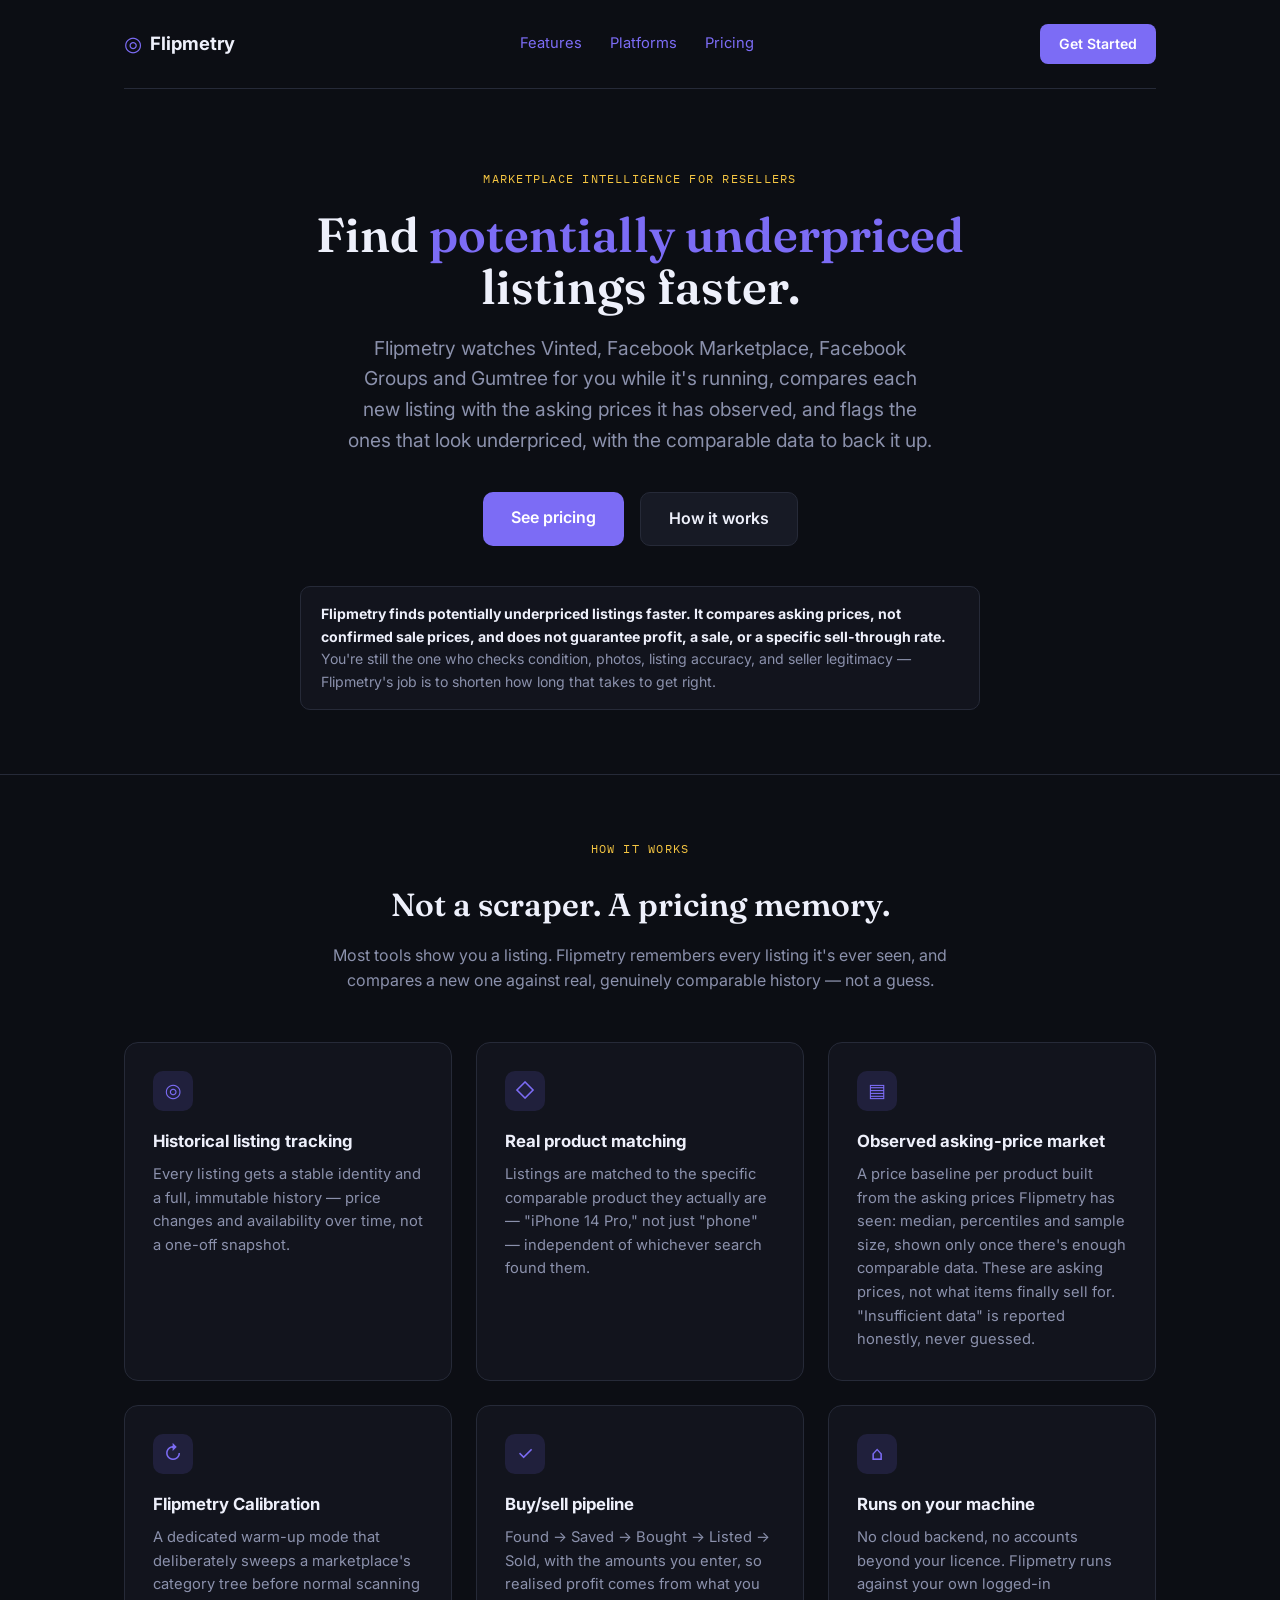
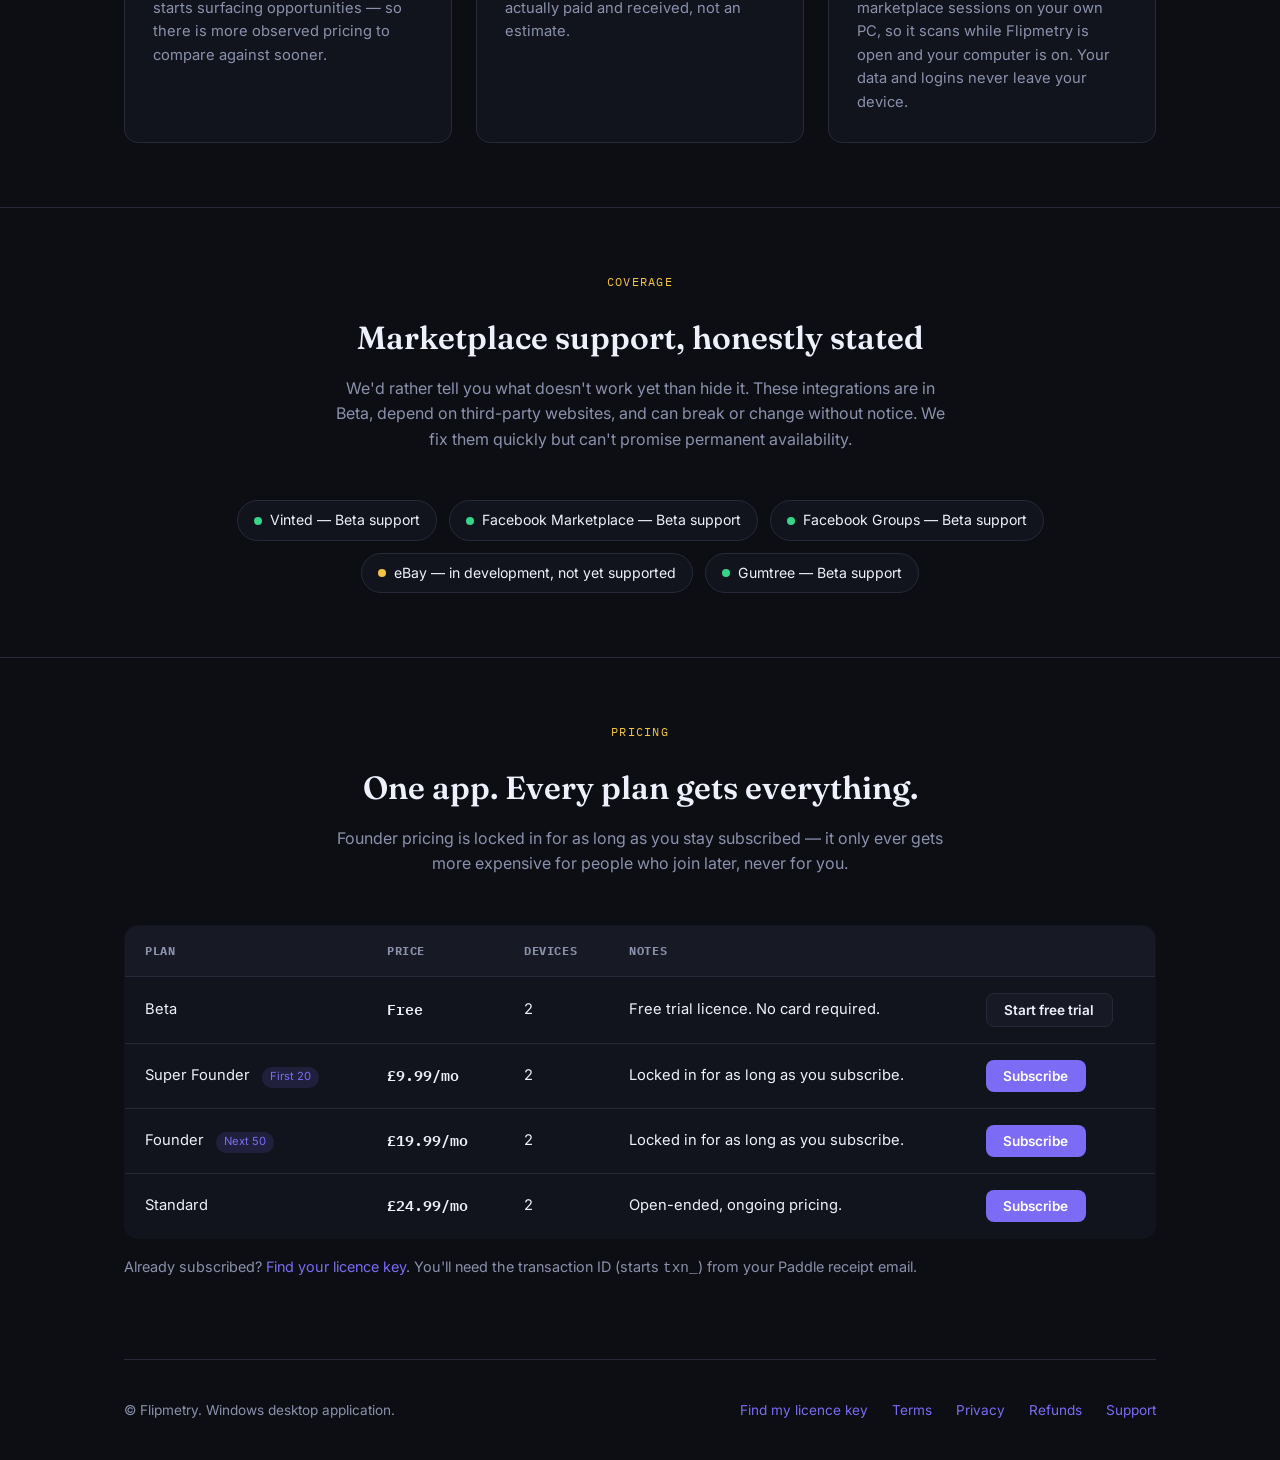
<file: index.html>
<!DOCTYPE html>
<html lang="en">
<head>
<meta charset="UTF-8" />
<meta name="viewport" content="width=device-width, initial-scale=1.0" />
<title>Flipmetry — Marketplace Intelligence for Resellers</title>
<meta name="description" content="Flipmetry monitors Vinted and Facebook Marketplace, tracks price history, and flags underpriced listings — with the market data to understand why." />
<link rel="preconnect" href="https://fonts.googleapis.com">
<link rel="preconnect" href="https://fonts.gstatic.com" crossorigin>
<link href="https://fonts.googleapis.com/css2?family=Fraunces:opsz,wght@9..144,500;9..144,600;9..144,700&family=Inter:wght@400;500;600;700&family=IBM+Plex+Mono:wght@400;500;600&display=swap" rel="stylesheet">
<style>
  :root {
    --bg: #0c0e14;
    --surface: #12141d;
    --surface-2: #171a25;
    --border: #262a38;
    --text: #eef0fb;
    --muted: #8b91ac;
    --accent: #7c6cf5;
    --accent-2: #f5c542;
    --green: #35d488;
    --accent-dim: rgba(124,108,245,.14);
  }
  * { box-sizing: border-box; }
  html { scroll-behavior: smooth; }
  body {
    margin: 0; background: var(--bg); color: var(--text);
    font-family: 'Inter', system-ui, sans-serif; line-height: 1.6;
  }
  .wrap { max-width: 1080px; margin: 0 auto; padding: 0 1.5rem; }
  a { color: var(--accent); text-decoration: none; }

  header.nav {
    display: flex; align-items: center; justify-content: space-between;
    padding: 1.5rem 0; border-bottom: 1px solid var(--border);
  }
  .brand { display: flex; align-items: center; gap: .5rem; font-weight: 700; font-size: 1.15rem; }
  .brand .dot { color: var(--accent); font-size: 1.3rem; }
  nav.links { display: flex; gap: 1.75rem; font-size: .92rem; color: var(--muted); }
  nav.links a:hover { color: var(--text); }
  .nav-cta {
    background: var(--accent); color: #fff; padding: .55rem 1.2rem;
    border-radius: 8px; font-weight: 600; font-size: .88rem;
  }

  .hero { padding: 5rem 0 4rem; text-align: center; }
  .kicker {
    font-family: 'IBM Plex Mono', monospace; font-size: .78rem; letter-spacing: .1em;
    text-transform: uppercase; color: var(--accent-2); margin-bottom: 1.25rem;
  }
  h1 {
    font-family: 'Fraunces', serif; font-weight: 600; font-size: 3rem; line-height: 1.08;
    margin: 0 0 1.25rem; text-wrap: balance;
  }
  h1 em { color: var(--accent); font-style: normal; }
  .lead {
    font-size: 1.2rem; color: var(--muted); max-width: 620px; margin: 0 auto 2.25rem;
    text-wrap: balance;
  }
  .hero-ctas { display: flex; gap: 1rem; justify-content: center; flex-wrap: wrap; }
  .btn {
    display: inline-block; padding: .85rem 1.75rem; border-radius: 10px;
    font-weight: 600; font-size: 1rem;
  }
  .btn-primary { background: var(--accent); color: #fff; }
  .btn-secondary { background: var(--surface-2); color: var(--text); border: 1px solid var(--border); }

  .disclaimer {
    max-width: 680px; margin: 2.5rem auto 0; padding: 1rem 1.25rem;
    background: var(--surface); border: 1px solid var(--border); border-radius: 10px;
    font-size: .88rem; color: var(--muted); text-align: left;
  }
  .disclaimer strong { color: var(--text); }

  section { padding: 4rem 0; border-top: 1px solid var(--border); }
  .section-head { text-align: center; max-width: 620px; margin: 0 auto 3rem; }
  .section-head .kicker { text-align: center; }
  .section-head h2 { font-family: 'Fraunces', serif; font-weight: 600; font-size: 2rem; margin: 0 0 .75rem; }
  .section-head p { color: var(--muted); margin: 0; }

  .grid3 { display: grid; grid-template-columns: repeat(3, 1fr); gap: 1.5rem; }
  @media (max-width: 800px) { .grid3 { grid-template-columns: 1fr; } }
  .card {
    background: var(--surface); border: 1px solid var(--border); border-radius: 14px;
    padding: 1.75rem;
  }
  .card .icon {
    width: 40px; height: 40px; border-radius: 10px; background: var(--accent-dim);
    color: var(--accent); display: flex; align-items: center; justify-content: center;
    font-size: 1.2rem; margin-bottom: 1.1rem;
  }
  .card h3 { font-size: 1.05rem; margin: 0 0 .5rem; }
  .card p { color: var(--muted); font-size: .92rem; margin: 0; }

  .platform-row { display: flex; gap: .75rem; flex-wrap: wrap; justify-content: center; margin-top: 2rem; }
  .pill {
    display: flex; align-items: center; gap: .5rem; border: 1px solid var(--border);
    background: var(--surface); border-radius: 999px; padding: .5rem 1rem; font-size: .88rem;
  }
  .pill .status { width: 8px; height: 8px; border-radius: 50%; }
  .status.on { background: var(--green); }
  .status.partial { background: var(--accent-2); }
  .status.off { background: #ef5b5b; }

  table.pricing {
    width: 100%; border-collapse: collapse; background: var(--surface);
    border: 1px solid var(--border); border-radius: 14px; overflow: hidden;
    font-size: .92rem;
  }
  table.pricing th, table.pricing td { padding: 1rem 1.25rem; text-align: left; border-bottom: 1px solid var(--border); }
  table.pricing th { font-family: 'IBM Plex Mono', monospace; font-size: .72rem; letter-spacing: .05em; text-transform: uppercase; color: var(--muted); background: var(--surface-2); }
  table.pricing tr:last-child td { border-bottom: none; }
  table.pricing td.price { font-family: 'IBM Plex Mono', monospace; font-weight: 600; font-variant-numeric: tabular-nums; }
  .badge-founder { display: inline-block; margin-left: .5rem; font-size: .7rem; padding: .1rem .5rem; border-radius: 999px; background: var(--accent-dim); color: var(--accent); }
  .wrap-table { overflow-x: auto; }
  .buy-btn {
    background: var(--accent); color: #fff; border: none; padding: .5rem 1.1rem;
    border-radius: 8px; font-weight: 600; font-size: .85rem; cursor: pointer; font-family: inherit;
  }
  .buy-btn:hover { opacity: .9; }
  .buy-btn:disabled { opacity: .5; cursor: default; }
  .buy-btn.secondary { background: var(--surface-2); color: var(--text); border: 1px solid var(--border); }

  footer {
    border-top: 1px solid var(--border); padding: 2.5rem 0; color: var(--muted); font-size: .85rem;
  }
  footer .foot-row { display: flex; justify-content: space-between; flex-wrap: wrap; gap: 1rem; }
  footer nav { display: flex; gap: 1.5rem; }
</style>
</head>
<body>

<div class="wrap">
  <header class="nav">
    <div class="brand"><span class="dot">◎</span> Flipmetry</div>
    <nav class="links">
      <a href="#features">Features</a>
      <a href="#platforms">Platforms</a>
      <a href="#pricing">Pricing</a>
    </nav>
    <a class="nav-cta" href="#pricing">Get Started</a>
  </header>
</div>

<div class="hero">
  <div class="wrap">
    <div class="kicker">Marketplace Intelligence for Resellers</div>
    <h1>Find <em>potentially underpriced</em><br>listings faster.</h1>
    <p class="lead">Flipmetry watches Vinted, Facebook Marketplace, Facebook Groups and Gumtree for you while it's running, compares each new listing with the asking prices it has observed, and flags the ones that look underpriced, with the comparable data to back it up.</p>
    <div class="hero-ctas">
      <a class="btn btn-primary" href="#pricing">See pricing</a>
      <a class="btn btn-secondary" href="#features">How it works</a>
    </div>
    <div class="disclaimer">
      <strong>Flipmetry finds potentially underpriced listings faster. It compares asking prices, not confirmed sale prices, and does not guarantee profit, a sale, or a specific sell-through rate.</strong> You're still the one who checks condition, photos, listing accuracy, and seller legitimacy — Flipmetry's job is to shorten how long that takes to get right.
    </div>
  </div>
</div>

<section id="features">
  <div class="wrap">
    <div class="section-head">
      <div class="kicker">How It Works</div>
      <h2>Not a scraper. A pricing memory.</h2>
      <p>Most tools show you a listing. Flipmetry remembers every listing it's ever seen, and compares a new one against real, genuinely comparable history — not a guess.</p>
    </div>
    <div class="grid3">
      <div class="card">
        <div class="icon">◎</div>
        <h3>Historical listing tracking</h3>
        <p>Every listing gets a stable identity and a full, immutable history — price changes and availability over time, not a one-off snapshot.</p>
      </div>
      <div class="card">
        <div class="icon">◇</div>
        <h3>Real product matching</h3>
        <p>Listings are matched to the specific comparable product they actually are — "iPhone 14 Pro," not just "phone" — independent of whichever search found them.</p>
      </div>
      <div class="card">
        <div class="icon">▤</div>
        <h3>Observed asking-price market</h3>
        <p>A price baseline per product built from the asking prices Flipmetry has seen: median, percentiles and sample size, shown only once there's enough comparable data. These are asking prices, not what items finally sell for. "Insufficient data" is reported honestly, never guessed.</p>
      </div>
      <div class="card">
        <div class="icon">↻</div>
        <h3>Flipmetry Calibration</h3>
        <p>A dedicated warm-up mode that deliberately sweeps a marketplace's category tree before normal scanning starts surfacing opportunities — so there is more observed pricing to compare against sooner.</p>
      </div>
      <div class="card">
        <div class="icon">✓</div>
        <h3>Buy/sell pipeline</h3>
        <p>Found → Saved → Bought → Listed → Sold, with the amounts you enter, so realised profit comes from what you actually paid and received, not an estimate.</p>
      </div>
      <div class="card">
        <div class="icon">⌂</div>
        <h3>Runs on your machine</h3>
        <p>No cloud backend, no accounts beyond your licence. Flipmetry runs against your own logged-in marketplace sessions on your own PC, so it scans while Flipmetry is open and your computer is on. Your data and logins never leave your device.</p>
      </div>
    </div>
  </div>
</section>

<section id="platforms">
  <div class="wrap">
    <div class="section-head">
      <div class="kicker">Coverage</div>
      <h2>Marketplace support, honestly stated</h2>
      <p>We'd rather tell you what doesn't work yet than hide it. These integrations are in Beta, depend on third-party websites, and can break or change without notice. We fix them quickly but can't promise permanent availability.</p>
    </div>
    <div class="platform-row">
      <div class="pill"><span class="status on"></span>Vinted — Beta support</div>
      <div class="pill"><span class="status on"></span>Facebook Marketplace — Beta support</div>
      <div class="pill"><span class="status on"></span>Facebook Groups — Beta support</div>
      <div class="pill"><span class="status partial"></span>eBay — in development, not yet supported</div>
      <div class="pill"><span class="status on"></span>Gumtree — Beta support</div>
    </div>
  </div>
</section>

<section id="pricing">
  <div class="wrap">
    <div class="section-head">
      <div class="kicker">Pricing</div>
      <h2>One app. Every plan gets everything.</h2>
      <p>Founder pricing is locked in for as long as you stay subscribed — it only ever gets more expensive for people who join later, never for you.</p>
    </div>
    <div class="wrap-table">
      <table class="pricing">
        <thead>
          <tr><th>Plan</th><th>Price</th><th>Devices</th><th>Notes</th><th></th></tr>
        </thead>
        <tbody>
          <tr>
            <td>Beta</td>
            <td class="price">Free</td>
            <td>2</td>
            <td>Free trial licence. No card required.</td>
            <td><button class="buy-btn secondary" id="trial-btn">Start free trial</button></td>
          </tr>
          <tr>
            <td>Super Founder <span class="badge-founder">First 20</span></td>
            <td class="price">£9.99/mo</td>
            <td>2</td>
            <td>Locked in for as long as you subscribe.</td>
            <td><button class="buy-btn" data-price-id="pri_01m3pmaqqp5f0mj2947rxrtay1">Subscribe</button></td>
          </tr>
          <tr>
            <td>Founder <span class="badge-founder">Next 50</span></td>
            <td class="price">£19.99/mo</td>
            <td>2</td>
            <td>Locked in for as long as you subscribe.</td>
            <td><button class="buy-btn" data-price-id="pri_01m3pm8rrc7znva27m3f8x7bkq">Subscribe</button></td>
          </tr>
          <tr>
            <td>Standard</td>
            <td class="price">£24.99/mo</td>
            <td>2</td>
            <td>Open-ended, ongoing pricing.</td>
            <td><button class="buy-btn" data-price-id="pri_01m3pm6xe9hnkab0p1rqrsyqms">Subscribe</button></td>
          </tr>
        </tbody>
      </table>
<p style="margin-top:1rem; color:var(--muted); font-size:.9rem;">Already subscribed? <a href="#" id="find-key-link" style="color:var(--accent);">Find your licence key</a>. You'll need the transaction ID (starts <code>txn_</code>) from your Paddle receipt email.</p>
    </div>
  </div>
</section>

<div class="wrap">
  <footer>
    <div class="foot-row">
      <div>© Flipmetry. Windows desktop application.</div>
      <nav>
        <a href="#" id="find-key-link-2">Find my licence key</a>
<a href="terms.html">Terms</a>
        <a href="privacy.html">Privacy</a>
        <a href="refunds.html">Refunds</a>
        <a href="mailto:ryanmorby92@gmail.com">Support</a>
      </nav>
    </div>
  </footer>
</div>

<div id="license-reveal" style="display:none; position:fixed; inset:0; background:rgba(0,0,0,.6); z-index:999; align-items:center; justify-content:center; padding:1.5rem;">
  <div style="background:var(--surface); border:1px solid var(--border); border-radius:14px; padding:2rem; max-width:440px; text-align:center;">
    <h3 style="margin:0 0 .75rem;">Thanks for subscribing!</h3>
    <p id="license-reveal-body" style="color:var(--muted); font-size:.92rem;">Preparing your licence key…</p>
    <p style="color:var(--muted); font-size:.82rem;"><strong>Copy your key now.</strong> We don't email it, but you can always find it again with the transaction ID from your Paddle receipt (use "Find my licence key" at the bottom of this page). If you lose it, contact ryanmorby92@gmail.com from the email you paid with.</p>
    <a class="buy-btn" id="download-link" href="https://pub-c61f546a47834a09b3cf00737bf65064.r2.dev/Flipmetry-Setup.exe" style="display:inline-block; text-decoration:none; margin-top:.5rem;">Download Flipmetry for Windows</a>
    <button class="buy-btn" style="margin-top:1rem;" onclick="document.getElementById('license-reveal').style.display='none'">Close</button>
  </div>
</div>

<div id="findkey-modal" style="display:none; position:fixed; inset:0; background:rgba(0,0,0,.6); z-index:999; align-items:center; justify-content:center; padding:1.5rem;">
<div style="background:var(--surface); border:1px solid var(--border); border-radius:14px; padding:2rem; max-width:460px; width:100%; text-align:center;">
<h3 style="margin:0 0 .75rem;">Find your licence key</h3>
<p style="color:var(--muted); font-size:.92rem;">Open the <strong>"Payment confirmed"</strong> email from Paddle. Copy the <strong>Transaction ID</strong> (starts <code>txn_</code>) and paste it here.</p>
<input id="findkey-txn" type="text" autocomplete="off" placeholder="txn_01abc..." style="width:100%; padding:.7rem .8rem; border-radius:8px; border:1px solid var(--border); background:var(--surface-2); color:var(--text); font:inherit;">
<button class="buy-btn" id="findkey-submit" style="margin-top:1rem;">Show my key</button>
<p id="findkey-msg" style="color:var(--muted); font-size:.92rem; margin-top:.9rem;"></p>
<a class="buy-btn" id="findkey-download" href="https://pub-c61f546a47834a09b3cf00737bf65064.r2.dev/Flipmetry-Setup.exe" style="display:none; text-decoration:none; margin-top:.5rem;">Download Flipmetry for Windows</a>
<div><button class="buy-btn secondary" style="margin-top:1rem;" onclick="document.getElementById('findkey-modal').style.display='none'">Close</button></div>
</div>
</div>

<div id="trial-modal" style="display:none; position:fixed; inset:0; background:rgba(0,0,0,.6); z-index:999; align-items:center; justify-content:center; padding:1.5rem;">
<div style="background:var(--surface); border:1px solid var(--border); border-radius:14px; padding:2rem; max-width:440px; width:100%; text-align:center;">
<h3 style="margin:0 0 .75rem;">Start your free trial</h3>
<div id="trial-form">
<p style="color:var(--muted); font-size:.92rem;">Enter your email and we'll show your trial licence key straight away. No card needed. One trial per email address.</p>
<input id="trial-email" type="email" autocomplete="email" placeholder="you@example.com" style="width:100%; padding:.7rem .8rem; border-radius:8px; border:1px solid var(--border); background:var(--surface-2); color:var(--text); font:inherit;">
<button class="buy-btn" id="trial-submit" style="margin-top:1rem;">Get my trial key</button>
</div>
<p id="trial-msg" style="color:var(--muted); font-size:.92rem; margin-top:.9rem;"></p>
<div id="trial-done" style="display:none;">
<a class="buy-btn" href="https://pub-c61f546a47834a09b3cf00737bf65064.r2.dev/Flipmetry-Setup.exe" style="display:inline-block; text-decoration:none;">Download Flipmetry for Windows</a>
<p style="color:var(--muted); font-size:.82rem; margin-top:.9rem;">Install it, open it, and paste the key when asked. Windows may show a SmartScreen warning because this Beta installer is not yet code-signed: choose More info, then Run anyway.</p>
</div>
<button class="buy-btn secondary" style="margin-top:1rem;" onclick="document.getElementById('trial-modal').style.display='none'">Close</button>
</div>
</div>

<script src="https://cdn.paddle.com/paddle/v2/paddle.js"></script>
<script>
  var LICENSING_API_URL = "https://flipmetry-licensing.flipmetry.workers.dev";
Paddle.Initialize({
    token: "live_796cfb771e0154482bc70a39feb",
    eventCallback: function (event) {
      if (event.name === "checkout.completed") {
        var transactionId = event.data && (event.data.transaction_id || event.data.transactionId || (event.data.transaction && event.data.transaction.id));
        // Paddle's own checkout window sits on top of everything, which hid the key pop-up
        // underneath it. Close the checkout first so the customer can see their key.
        try { Paddle.Checkout.close(); } catch (e) { /* already closed */ }
        setTimeout(function () { showLicenseReveal(transactionId); }, 400);
      }
    }
  });

  document.querySelectorAll(".buy-btn[data-price-id]").forEach(function (btn) {
    btn.addEventListener("click", function () {
      Paddle.Checkout.open({
        items: [{ priceId: btn.getAttribute("data-price-id"), quantity: 1 }]
      });
    });
  });

  var trialModal = document.getElementById("trial-modal");
  document.getElementById("trial-btn").addEventListener("click", function () { trialModal.style.display = "flex"; document.getElementById("trial-email").focus(); });
  document.getElementById("trial-submit").addEventListener("click", function () {
    var email = document.getElementById("trial-email").value.trim();
    var msg = document.getElementById("trial-msg");
    var btn = document.getElementById("trial-submit");
    msg.textContent = "";
    if (!email) { msg.textContent = "Enter your email address."; return; }
    btn.disabled = true;
    fetch(LICENSING_API_URL + "/trial", { method: "POST", headers: { "Content-Type": "application/json" }, body: JSON.stringify({ email: email }) })
      .then(function (res) { return res.json(); })
      .then(function (data) {
        btn.disabled = false;
        if (data.ok && data.licenseKey) {
          document.getElementById("trial-form").style.display = "none";
          var ends = data.expiresAt ? new Date(data.expiresAt).toLocaleString() : "";
          msg.innerHTML = "Your trial licence key:<br><strong style=\"font-family:'IBM Plex Mono',monospace; font-size:1.1rem; color:var(--text);\">" + data.licenseKey + "</strong><br><br>Valid for " + data.days + " day" + (data.days === 1 ? "" : "s") + (ends ? " (until " + ends + ")" : "") + ". Copy it now; we don't email it.";
          document.getElementById("trial-done").style.display = "block";
        } else if (data.reason === "already_used") {
          msg.textContent = "That email address has already used its free trial. You can subscribe below to keep using Flipmetry.";
        } else if (data.reason === "invalid_email") {
          msg.textContent = "That doesn't look like a valid email address.";
        } else if (data.reason === "rate_limited") {
          msg.textContent = "Too many trials requested from this network today. Please try again tomorrow.";
        } else {
          msg.textContent = "Something went wrong. Please try again, or contact ryanmorby92@gmail.com.";
        }
      })
      .catch(function () { btn.disabled = false; msg.textContent = "Couldn't reach the licence service. Check your connection and try again."; });
  });

  function openFindKey(e) { e.preventDefault(); document.getElementById("findkey-modal").style.display = "flex"; document.getElementById("findkey-txn").focus(); }
  document.getElementById("find-key-link").addEventListener("click", openFindKey);
  document.getElementById("find-key-link-2").addEventListener("click", openFindKey);
  document.getElementById("findkey-submit").addEventListener("click", function () {
    var txn = document.getElementById("findkey-txn").value.trim();
    var msg = document.getElementById("findkey-msg");
    var btn = document.getElementById("findkey-submit");
    msg.textContent = "";
    if (!/^txn_[a-z0-9]{20,}$/i.test(txn)) { msg.textContent = "That doesn't look like a transaction ID. It starts with txn_ and is in your Paddle receipt email."; return; }
    btn.disabled = true;
    fetch(LICENSING_API_URL + "/lookup?transaction_id=" + encodeURIComponent(txn))
      .then(function (res) { return res.json(); })
      .then(function (data) {
        btn.disabled = false;
        if (data.ok && data.licenseKey) {
          msg.innerHTML = "Your licence key:<br><strong style=\"font-family:'IBM Plex Mono',monospace; font-size:1.1rem; color:var(--text);\">" + data.licenseKey + "</strong><br><br>Install Flipmetry, open it, and paste this key when asked.";
          document.getElementById("findkey-download").style.display = "inline-block";
        } else {
          msg.textContent = "We couldn't find that payment. Check the ID is complete (nothing cut off), or wait a minute if you've only just paid. Still stuck? Contact " + "ryanmorby92@gmail.com" + " with your receipt.";
        }
      })
      .catch(function () { btn.disabled = false; msg.textContent = "Couldn't reach the licence service. Check your connection and try again."; });
  });

  function showLicenseReveal(transactionId) {
    var modal = document.getElementById("license-reveal");
    var body = document.getElementById("license-reveal-body");
    modal.style.display = "flex";
    if (!transactionId) {
      body.textContent = "Payment received. Your licence key couldn't be shown automatically. Please contact ryanmorby92@gmail.com with your order confirmation and we'll send it.";
      return;
    }
    pollForLicense(transactionId, body, 0);
  }

  function pollForLicense(transactionId, body, attempt) {
    if (attempt >= 20) {
      body.textContent = "Still processing. Please wait a minute and refresh, or contact ryanmorby92@gmail.com with your order confirmation and we'll send your key.";
      return;
    }
    fetch(LICENSING_API_URL + "/lookup?transaction_id=" + encodeURIComponent(transactionId))
      .then(function (res) { return res.json(); })
      .then(function (data) {
        if (data.ok && data.licenseKey) {
          body.innerHTML = "Your licence key:<br><strong style=\"font-family:'IBM Plex Mono',monospace; font-size:1.1rem; color:var(--text);\">" + data.licenseKey + "</strong><br><br>Paste this into Flipmetry's activation screen to unlock your plan.";
        } else {
          setTimeout(function () { pollForLicense(transactionId, body, attempt + 1); }, 2000);
        }
      })
      .catch(function () {
        setTimeout(function () { pollForLicense(transactionId, body, attempt + 1); }, 2000);
      });
  }
</script>
</body>
</html>
</file>
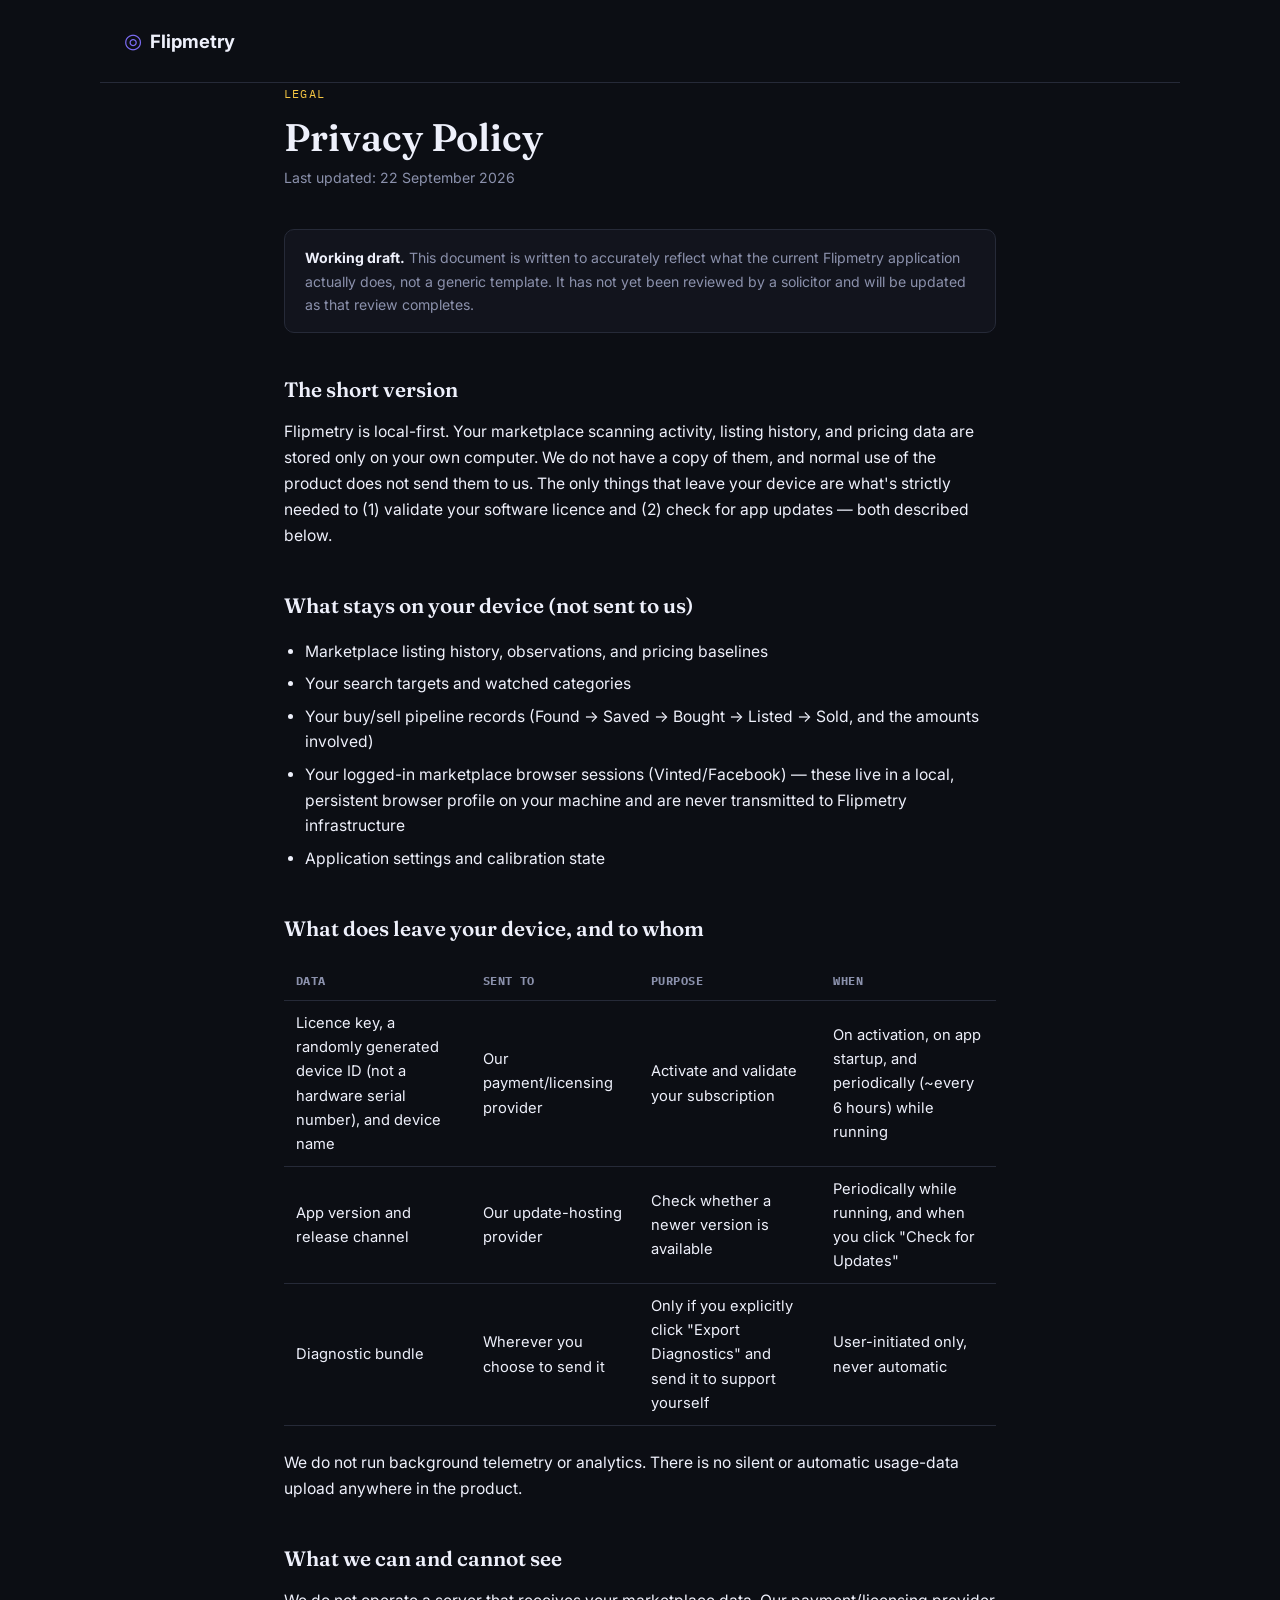
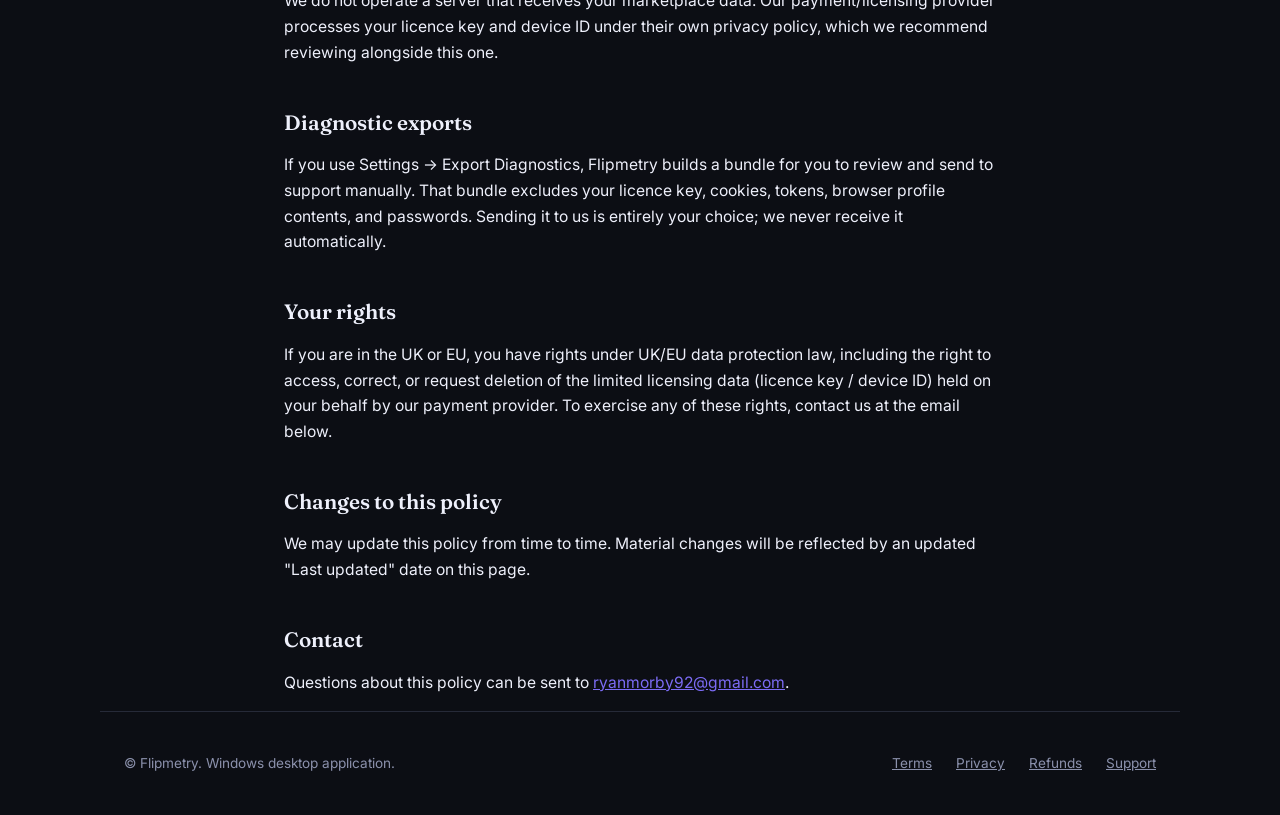
<file: privacy.html>
<!DOCTYPE html>
<html lang="en">
<head>
<meta charset="UTF-8" />
<meta name="viewport" content="width=device-width, initial-scale=1.0" />
<title>Privacy Policy — Flipmetry</title>
<meta name="description" content="What Flipmetry does and doesn't send off your device, and why." />
<link rel="preconnect" href="https://fonts.googleapis.com">
<link rel="preconnect" href="https://fonts.gstatic.com" crossorigin>
<link href="https://fonts.googleapis.com/css2?family=Fraunces:opsz,wght@9..144,500;9..144,600;9..144,700&family=Inter:wght@400;500;600;700&family=IBM+Plex+Mono:wght@400;500;600&display=swap" rel="stylesheet">
<link rel="stylesheet" href="legal.css">
<style>table { width: 100%; border-collapse: collapse; margin: 1rem 0 1.5rem; font-size: .92rem; }
th, td { text-align: left; padding: .6rem .75rem; border-bottom: 1px solid var(--border); }
th { color: var(--muted); font-family: 'IBM Plex Mono', monospace; font-size: .72rem; text-transform: uppercase; letter-spacing: .04em; }</style>
</head>
<body>

<header class="nav">
  <a class="brand" href="index.html"><span class="dot">◎</span> Flipmetry</a>
</header>

<main class="wrap">
  <div class="kicker">Legal</div>
  <h1>Privacy Policy</h1>
  <div class="updated">Last updated: 22 September 2026</div>

  <div class="notice">
    <strong>Working draft.</strong> This document is written to accurately reflect what the current Flipmetry application actually does, not a generic template. It has not yet been reviewed by a solicitor and will be updated as that review completes.
  </div>

  <h2>The short version</h2>
  <p>Flipmetry is local-first. Your marketplace scanning activity, listing history, and pricing data are stored only on your own computer. We do not have a copy of them, and normal use of the product does not send them to us. The only things that leave your device are what's strictly needed to (1) validate your software licence and (2) check for app updates — both described below.</p>

  <h2>What stays on your device (not sent to us)</h2>
  <ul>
    <li>Marketplace listing history, observations, and pricing baselines</li>
    <li>Your search targets and watched categories</li>
    <li>Your buy/sell pipeline records (Found → Saved → Bought → Listed → Sold, and the amounts involved)</li>
    <li>Your logged-in marketplace browser sessions (Vinted/Facebook) — these live in a local, persistent browser profile on your machine and are never transmitted to Flipmetry infrastructure</li>
    <li>Application settings and calibration state</li>
  </ul>

  <h2>What does leave your device, and to whom</h2>
  <table>
    <tr><th>Data</th><th>Sent to</th><th>Purpose</th><th>When</th></tr>
    <tr><td>Licence key, a randomly generated device ID (not a hardware serial number), and device name</td><td>Our payment/licensing provider</td><td>Activate and validate your subscription</td><td>On activation, on app startup, and periodically (~every 6 hours) while running</td></tr>
    <tr><td>App version and release channel</td><td>Our update-hosting provider</td><td>Check whether a newer version is available</td><td>Periodically while running, and when you click "Check for Updates"</td></tr>
    <tr><td>Diagnostic bundle</td><td>Wherever you choose to send it</td><td>Only if you explicitly click "Export Diagnostics" and send it to support yourself</td><td>User-initiated only, never automatic</td></tr>
  </table>
  <p>We do not run background telemetry or analytics. There is no silent or automatic usage-data upload anywhere in the product.</p>

  <h2>What we can and cannot see</h2>
  <p>We do not operate a server that receives your marketplace data. Our payment/licensing provider processes your licence key and device ID under their own privacy policy, which we recommend reviewing alongside this one.</p>

  <h2>Diagnostic exports</h2>
  <p>If you use Settings → Export Diagnostics, Flipmetry builds a bundle for you to review and send to support manually. That bundle excludes your licence key, cookies, tokens, browser profile contents, and passwords. Sending it to us is entirely your choice; we never receive it automatically.</p>

  <h2>Your rights</h2>
  <p>If you are in the UK or EU, you have rights under UK/EU data protection law, including the right to access, correct, or request deletion of the limited licensing data (licence key / device ID) held on your behalf by our payment provider. To exercise any of these rights, contact us at the email below.</p>

  <h2>Changes to this policy</h2>
  <p>We may update this policy from time to time. Material changes will be reflected by an updated "Last updated" date on this page.</p>

  <h2>Contact</h2>
  <p>Questions about this policy can be sent to <a href="mailto:ryanmorby92@gmail.com">ryanmorby92@gmail.com</a>.</p>
</main>

<footer>
  <div class="foot-row">
    <div>© Flipmetry. Windows desktop application.</div>
    <nav>
      <a href="terms.html">Terms</a>
      <a href="privacy.html">Privacy</a>
      <a href="refunds.html">Refunds</a>
      <a href="mailto:ryanmorby92@gmail.com">Support</a>
    </nav>
  </div>
</footer>

</body>
</html>
</file>
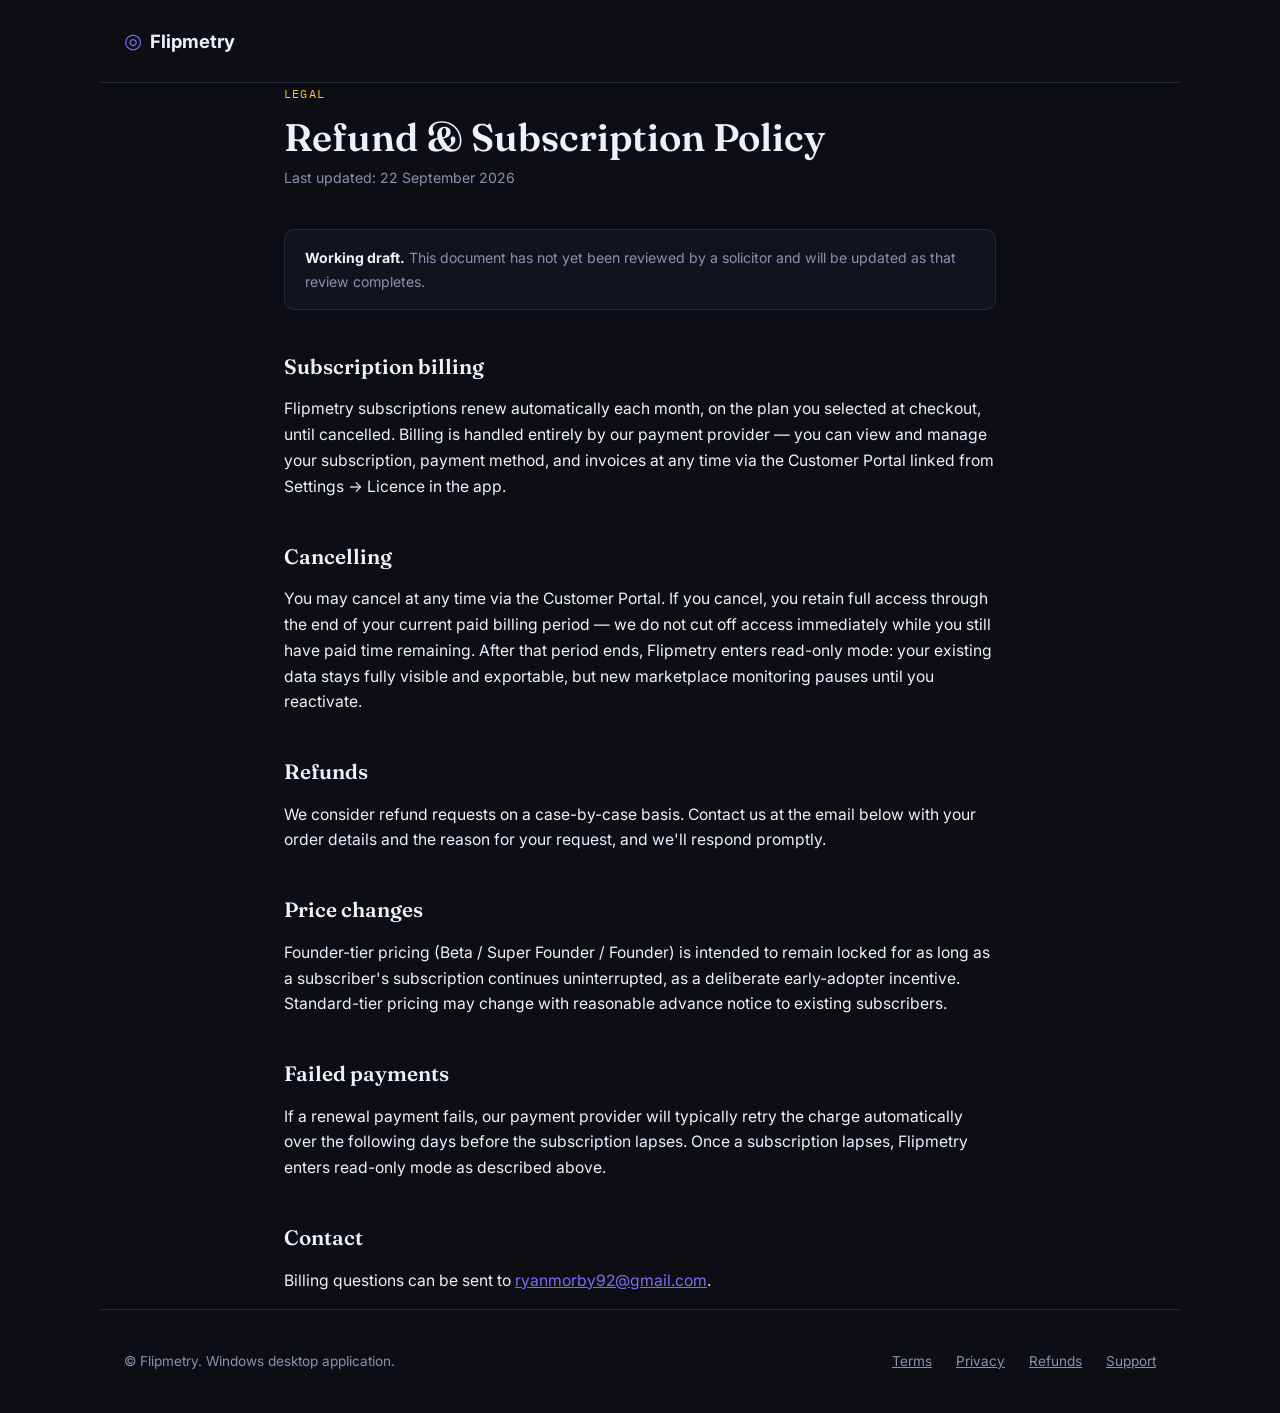
<file: refunds.html>
<!DOCTYPE html>
<html lang="en">
<head>
<meta charset="UTF-8" />
<meta name="viewport" content="width=device-width, initial-scale=1.0" />
<title>Refund &amp; Subscription Policy — Flipmetry</title>
<meta name="description" content="How Flipmetry billing, cancellation, and refunds work." />
<link rel="preconnect" href="https://fonts.googleapis.com">
<link rel="preconnect" href="https://fonts.gstatic.com" crossorigin>
<link href="https://fonts.googleapis.com/css2?family=Fraunces:opsz,wght@9..144,500;9..144,600;9..144,700&family=Inter:wght@400;500;600;700&family=IBM+Plex+Mono:wght@400;500;600&display=swap" rel="stylesheet">
<link rel="stylesheet" href="legal.css">
</head>
<body>

<header class="nav">
  <a class="brand" href="index.html"><span class="dot">◎</span> Flipmetry</a>
</header>

<main class="wrap">
  <div class="kicker">Legal</div>
  <h1>Refund &amp; Subscription Policy</h1>
  <div class="updated">Last updated: 22 September 2026</div>

  <div class="notice">
    <strong>Working draft.</strong> This document has not yet been reviewed by a solicitor and will be updated as that review completes.
  </div>

  <h2>Subscription billing</h2>
  <p>Flipmetry subscriptions renew automatically each month, on the plan you selected at checkout, until cancelled. Billing is handled entirely by our payment provider — you can view and manage your subscription, payment method, and invoices at any time via the Customer Portal linked from Settings → Licence in the app.</p>

  <h2>Cancelling</h2>
  <p>You may cancel at any time via the Customer Portal. If you cancel, you retain full access through the end of your current paid billing period — we do not cut off access immediately while you still have paid time remaining. After that period ends, Flipmetry enters read-only mode: your existing data stays fully visible and exportable, but new marketplace monitoring pauses until you reactivate.</p>

  <h2>Refunds</h2>
  <p>We consider refund requests on a case-by-case basis. Contact us at the email below with your order details and the reason for your request, and we'll respond promptly.</p>

  <h2>Price changes</h2>
  <p>Founder-tier pricing (Beta / Super Founder / Founder) is intended to remain locked for as long as a subscriber's subscription continues uninterrupted, as a deliberate early-adopter incentive. Standard-tier pricing may change with reasonable advance notice to existing subscribers.</p>

  <h2>Failed payments</h2>
  <p>If a renewal payment fails, our payment provider will typically retry the charge automatically over the following days before the subscription lapses. Once a subscription lapses, Flipmetry enters read-only mode as described above.</p>

  <h2>Contact</h2>
  <p>Billing questions can be sent to <a href="mailto:ryanmorby92@gmail.com">ryanmorby92@gmail.com</a>.</p>
</main>

<footer>
  <div class="foot-row">
    <div>© Flipmetry. Windows desktop application.</div>
    <nav>
      <a href="terms.html">Terms</a>
      <a href="privacy.html">Privacy</a>
      <a href="refunds.html">Refunds</a>
      <a href="mailto:ryanmorby92@gmail.com">Support</a>
    </nav>
  </div>
</footer>

</body>
</html>
</file>
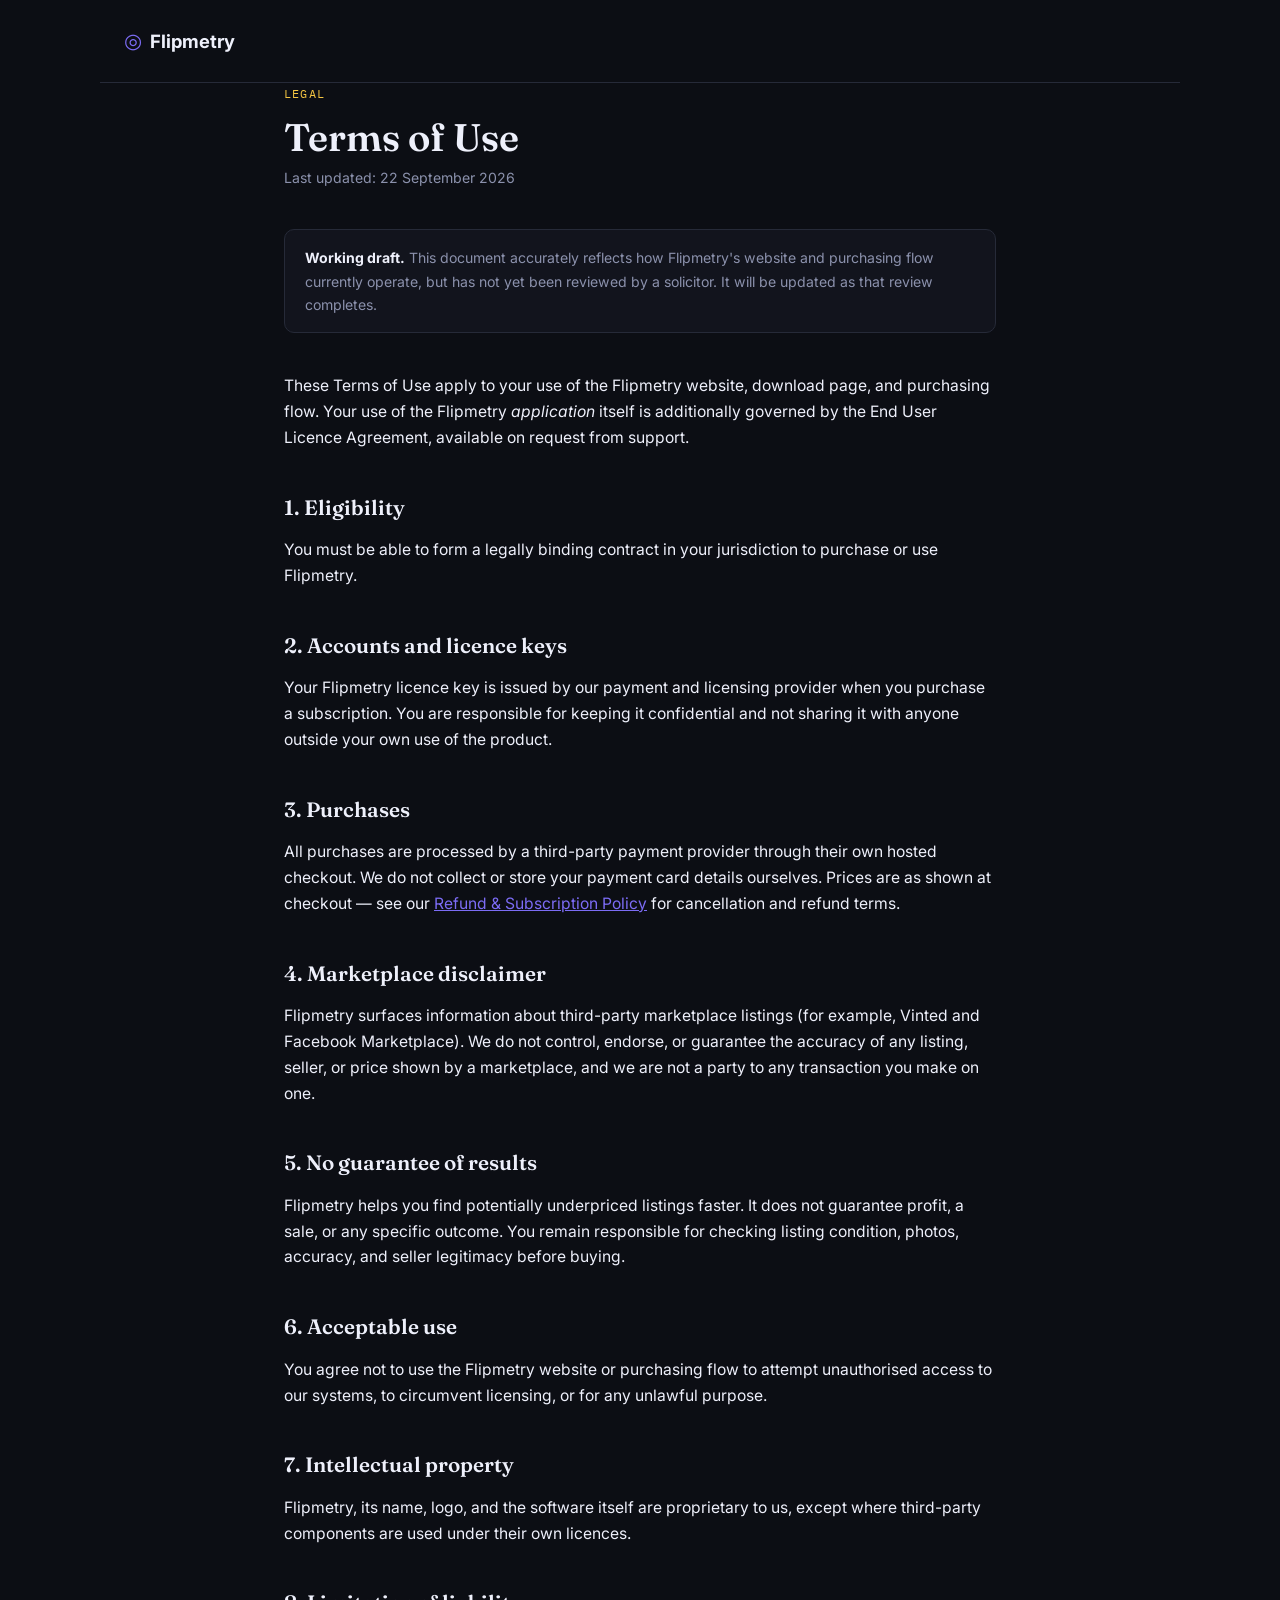
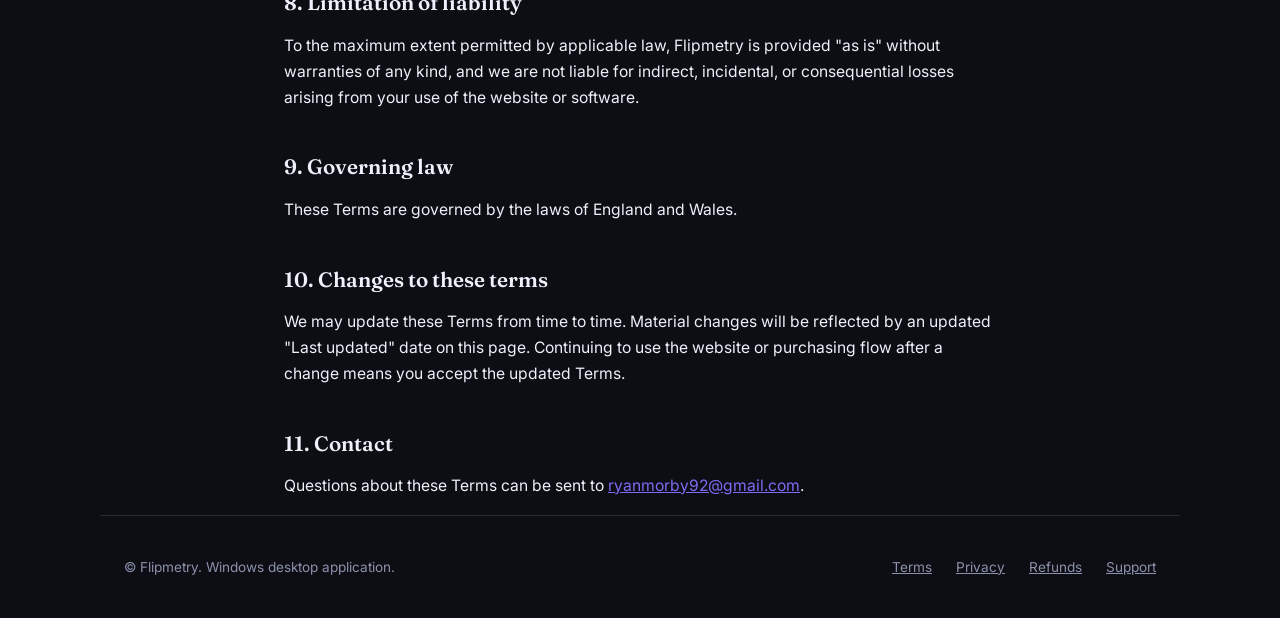
<file: terms.html>
<!DOCTYPE html>
<html lang="en">
<head>
<meta charset="UTF-8" />
<meta name="viewport" content="width=device-width, initial-scale=1.0" />
<title>Terms of Use — Flipmetry</title>
<meta name="description" content="The terms that apply to using the Flipmetry website, purchasing flow, and licence." />
<link rel="preconnect" href="https://fonts.googleapis.com">
<link rel="preconnect" href="https://fonts.gstatic.com" crossorigin>
<link href="https://fonts.googleapis.com/css2?family=Fraunces:opsz,wght@9..144,500;9..144,600;9..144,700&family=Inter:wght@400;500;600;700&family=IBM+Plex+Mono:wght@400;500;600&display=swap" rel="stylesheet">
<link rel="stylesheet" href="legal.css">
</head>
<body>

<header class="nav">
  <a class="brand" href="index.html"><span class="dot">◎</span> Flipmetry</a>
</header>

<main class="wrap">
  <div class="kicker">Legal</div>
  <h1>Terms of Use</h1>
  <div class="updated">Last updated: 22 September 2026</div>

  <div class="notice">
    <strong>Working draft.</strong> This document accurately reflects how Flipmetry's website and purchasing flow currently operate, but has not yet been reviewed by a solicitor. It will be updated as that review completes.
  </div>

  <p>These Terms of Use apply to your use of the Flipmetry website, download page, and purchasing flow. Your use of the Flipmetry <em>application</em> itself is additionally governed by the End User Licence Agreement, available on request from support.</p>

  <h2>1. Eligibility</h2>
  <p>You must be able to form a legally binding contract in your jurisdiction to purchase or use Flipmetry.</p>

  <h2>2. Accounts and licence keys</h2>
  <p>Your Flipmetry licence key is issued by our payment and licensing provider when you purchase a subscription. You are responsible for keeping it confidential and not sharing it with anyone outside your own use of the product.</p>

  <h2>3. Purchases</h2>
  <p>All purchases are processed by a third-party payment provider through their own hosted checkout. We do not collect or store your payment card details ourselves. Prices are as shown at checkout — see our <a href="refunds.html">Refund &amp; Subscription Policy</a> for cancellation and refund terms.</p>

  <h2>4. Marketplace disclaimer</h2>
  <p>Flipmetry surfaces information about third-party marketplace listings (for example, Vinted and Facebook Marketplace). We do not control, endorse, or guarantee the accuracy of any listing, seller, or price shown by a marketplace, and we are not a party to any transaction you make on one.</p>

  <h2>5. No guarantee of results</h2>
  <p>Flipmetry helps you find potentially underpriced listings faster. It does not guarantee profit, a sale, or any specific outcome. You remain responsible for checking listing condition, photos, accuracy, and seller legitimacy before buying.</p>

  <h2>6. Acceptable use</h2>
  <p>You agree not to use the Flipmetry website or purchasing flow to attempt unauthorised access to our systems, to circumvent licensing, or for any unlawful purpose.</p>

  <h2>7. Intellectual property</h2>
  <p>Flipmetry, its name, logo, and the software itself are proprietary to us, except where third-party components are used under their own licences.</p>

  <h2>8. Limitation of liability</h2>
  <p>To the maximum extent permitted by applicable law, Flipmetry is provided "as is" without warranties of any kind, and we are not liable for indirect, incidental, or consequential losses arising from your use of the website or software.</p>

  <h2>9. Governing law</h2>
  <p>These Terms are governed by the laws of England and Wales.</p>

  <h2>10. Changes to these terms</h2>
  <p>We may update these Terms from time to time. Material changes will be reflected by an updated "Last updated" date on this page. Continuing to use the website or purchasing flow after a change means you accept the updated Terms.</p>

  <h2>11. Contact</h2>
  <p>Questions about these Terms can be sent to <a href="mailto:ryanmorby92@gmail.com">ryanmorby92@gmail.com</a>.</p>
</main>

<footer>
  <div class="foot-row">
    <div>© Flipmetry. Windows desktop application.</div>
    <nav>
      <a href="terms.html">Terms</a>
      <a href="privacy.html">Privacy</a>
      <a href="refunds.html">Refunds</a>
      <a href="mailto:ryanmorby92@gmail.com">Support</a>
    </nav>
  </div>
</footer>

</body>
</html>
</file>
<file: legal.css>
:root {
  --bg: #0c0e14;
  --surface: #12141d;
  --surface-2: #171a25;
  --border: #262a38;
  --text: #eef0fb;
  --muted: #8b91ac;
  --accent: #7c6cf5;
  --accent-2: #f5c542;
  --accent-dim: rgba(124,108,245,.14);
}
* { box-sizing: border-box; }
body {
  margin: 0; background: var(--bg); color: var(--text);
  font-family: 'Inter', system-ui, sans-serif; line-height: 1.65;
}
.wrap { max-width: 760px; margin: 0 auto; padding: 0 1.5rem; }
a { color: var(--accent); }

header.nav {
  display: flex; align-items: center; justify-content: space-between;
  padding: 1.5rem 0; border-bottom: 1px solid var(--border);
  max-width: 1080px; margin: 0 auto; padding-left: 1.5rem; padding-right: 1.5rem;
}
.brand { display: flex; align-items: center; gap: .5rem; font-weight: 700; font-size: 1.15rem; text-decoration: none; color: var(--text); }
.brand .dot { color: var(--accent); font-size: 1.3rem; }

main { padding: 3.5rem 0 5rem; }
.kicker {
  font-family: 'IBM Plex Mono', monospace; font-size: .78rem; letter-spacing: .1em;
  text-transform: uppercase; color: var(--accent-2); margin-bottom: .75rem;
}
h1 {
  font-family: 'Fraunces', serif; font-weight: 600; font-size: 2.4rem; line-height: 1.1;
  margin: 0 0 .5rem;
}
.updated { color: var(--muted); font-size: .88rem; margin-bottom: 2.5rem; }

h2 {
  font-family: 'Fraunces', serif; font-weight: 600; font-size: 1.3rem;
  margin: 2.5rem 0 .75rem;
}
p, li { color: var(--text); font-size: .98rem; }
p { margin: 0 0 1rem; }
ul, ol { padding-left: 1.3rem; }
li { margin-bottom: .4rem; }

.notice {
  background: var(--surface); border: 1px solid var(--border); border-radius: 10px;
  padding: 1rem 1.25rem; font-size: .88rem; color: var(--muted); margin-bottom: 2.5rem;
}
.notice strong { color: var(--text); }

footer {
  border-top: 1px solid var(--border); padding: 2.5rem 0; color: var(--muted); font-size: .85rem;
  max-width: 1080px; margin: 0 auto; padding-left: 1.5rem; padding-right: 1.5rem;
}
footer .foot-row { display: flex; justify-content: space-between; flex-wrap: wrap; gap: 1rem; }
footer nav { display: flex; gap: 1.5rem; }
footer a { color: var(--muted); }
footer a:hover { color: var(--text); }
</file>
